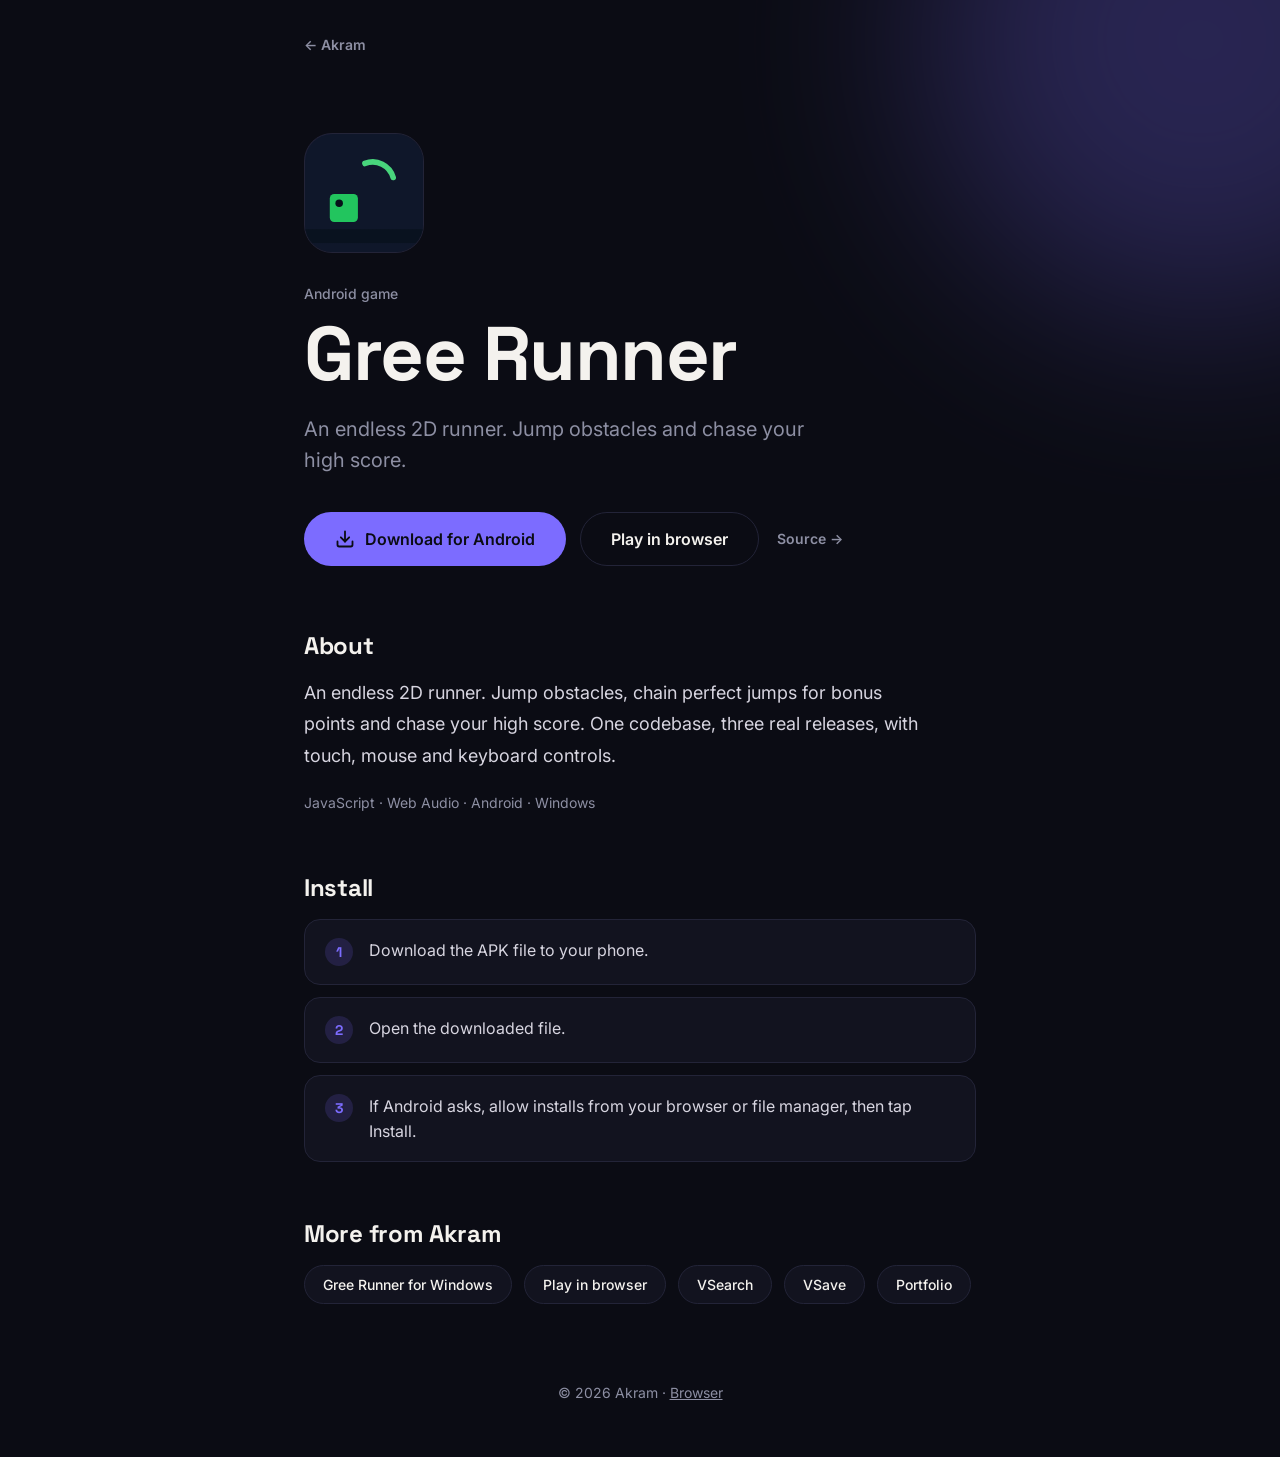
<file: index.html>
<!DOCTYPE html>
<html lang="en">

<head>
  <meta charset="UTF-8">
  <meta name="viewport" content="width=device-width, initial-scale=1.0, viewport-fit=cover">
  <title>Gree Runner for Android - Download</title>
  <meta name="description" content="Gree Runner is an endless 2D runner. Jump obstacles, chain perfect jumps and chase your high score. Download it for Android.">
  <meta name="theme-color" content="#0b0c14">
  <meta name="color-scheme" content="dark">
  <meta property="og:title" content="Gree Runner for Android - Download">
  <meta property="og:description" content="Gree Runner is an endless 2D runner. Jump obstacles, chain perfect jumps and chase your high score. Download it for Android.">
  <meta property="og:type" content="website">
  <meta property="og:url" content="https://akramsts.github.io/android-game/">
  <meta name="twitter:card" content="summary">
  <link rel="canonical" href="https://akramsts.github.io/android-game/">
  <link rel="icon" type="image/svg+xml" href="logo.svg">
  <link rel="preconnect" href="https://fonts.googleapis.com">
  <link rel="preconnect" href="https://fonts.gstatic.com" crossorigin>
  <link href="https://fonts.googleapis.com/css2?family=Space+Grotesk:wght@700&family=Inter:wght@400;500;600&display=swap" rel="stylesheet">
  <link rel="stylesheet" href="style.css">
</head>

<body>
  <div class="glow-wrap" aria-hidden="true">
    <div class="glow"></div>
  </div>

  <div class="wrap">
    <nav class="top" aria-label="Back">
      <a href="https://akramsts.github.io/portfolio/" target="PortfolioTab">← Akram</a>
    </nav>

    <main>
      <div class="hero">
        <div class="app-tile">
          <img src="logo.svg" alt="Gree Runner app icon" width="120" height="120">
        </div>
        <p class="meta">Android game</p>
        <h1>Gree Runner</h1>
        <p class="tagline">An endless 2D runner. Jump obstacles and chase your high score.</p>
        <div class="actions">
          <a href="https://github.com/akramsts/android-game/releases/download/1.0/GreeRunner-Android.apk" class="btn primary download-link" data-label="Gree Runner for Android">
            <svg width="20" height="20" viewBox="0 0 24 24" fill="none" stroke="currentColor" stroke-width="2.2" stroke-linecap="round" stroke-linejoin="round" aria-hidden="true">
              <path d="M21 15v4a2 2 0 0 1-2 2H5a2 2 0 0 1-2-2v-4"></path>
              <polyline points="7 10 12 15 17 10"></polyline>
              <line x1="12" y1="15" x2="12" y2="3"></line>
            </svg>
            Download for Android
          </a>
          <a href="https://akramsts.github.io/web-game/" class="btn ghost" target="GreeWebTab">Play in browser</a>
          <a href="https://github.com/akramsts/android-game" class="source" target="GitHubAndroidGameTab">Source →</a>
        </div>
      </div>

      <section class="about">
        <h2>About</h2>
        <p>An endless 2D runner. Jump obstacles, chain perfect jumps for bonus points and chase your high score. One codebase, three real releases, with touch, mouse and keyboard controls.</p>
        <p class="tags">JavaScript · Web Audio · Android · Windows</p>
      </section>

      <section>
        <h2>Install</h2>
        <ol class="steps">
          <li>Download the APK file to your phone.</li>
          <li>Open the downloaded file.</li>
          <li>If Android asks, allow installs from your browser or file manager, then tap Install.</li>
        </ol>
      </section>

      <section>
        <h2>More from Akram</h2>
        <div class="more">
          <a href="https://akramsts.github.io/pc-game/" target="GreeWindowsTab">Gree Runner for Windows</a>
          <a href="https://akramsts.github.io/web-game/" target="GreeWebTab">Play in browser</a>
          <a href="https://akramsts.github.io/vsearch/" target="VSearchTab">VSearch</a>
          <a href="https://akramsts.github.io/vsave/" target="VSaveTab">VSave</a>
          <a href="https://akramsts.github.io/portfolio/" target="PortfolioTab">Portfolio</a>
        </div>
      </section>
    </main>

    <footer>
      &copy; 2026 Akram · <a href="https://akramsts.github.io/browser/" target="BrowserTab">Browser</a>
    </footer>
  </div>

  <div id="confirmModal" class="modal-overlay">
    <div class="modal-card" role="dialog" aria-modal="true" aria-labelledby="modalTitle">
      <h2 id="modalTitle">Confirm download</h2>
      <p class="modal-text" id="modalMessage"></p>
      <div class="modal-actions">
        <button type="button" class="btn ghost" id="modalCancelBtn">Cancel</button>
        <button type="button" class="btn primary" id="modalConfirmBtn">Download</button>
      </div>
    </div>
  </div>

  <script src="main.js" defer></script>
</body>

</html>
</file>
<file: style.css>
:root {
  --bg: #0b0c14;
  --bg2: #12131f;
  --panel: #171826;
  --ink: #f4f2ee;
  --ink-muted: #8d8fa3;
  --line: #232438;
  --accent: #7c6cff;
  --accent-rgb: 124, 108, 255;
  color-scheme: dark;
}

* {
  box-sizing: border-box;
  -webkit-tap-highlight-color: transparent;
}

body {
  margin: 0;
  min-height: 100vh;
  background: var(--bg);
  color: var(--ink);
  font-family: "Inter", system-ui, -apple-system, "Segoe UI", sans-serif;
  overflow-x: hidden;
  padding-top: env(safe-area-inset-top, 0px);
  padding-bottom: env(safe-area-inset-bottom, 0px);
}

body.modal-open {
  overflow: hidden;
}

a:focus-visible,
button:focus-visible {
  outline: 2px solid var(--accent);
  outline-offset: 3px;
}

h1,
h2 {
  font-family: "Space Grotesk", "Inter", system-ui, sans-serif;
  text-wrap: balance;
}

p {
  text-wrap: pretty;
}

h1 {
  font-size: clamp(44px, 10vw, 76px);
  line-height: 1.05;
  font-weight: 700;
  letter-spacing: -1.5px;
  margin: 0 0 20px;
}

h2 {
  font-size: 24px;
  margin: 0 0 16px;
  letter-spacing: -0.3px;
}

section {
  padding: 0 0 56px;
}

.wrap {
  position: relative;
  z-index: 1;
  max-width: 720px;
  margin: 0 auto;
  padding: 0 24px;
}

.glow-wrap {
  position: absolute;
  top: 0;
  left: 0;
  right: 0;
  height: 640px;
  overflow: hidden;
  pointer-events: none;
}

.glow {
  position: absolute;
  top: -240px;
  right: -200px;
  width: 560px;
  height: 560px;
  border-radius: 50%;
  background: var(--accent);
  filter: blur(100px);
  opacity: 0.26;
}

.top {
  padding: 28px 0 0;
}

.top a {
  display: inline-block;
  padding: 8px 0;
  font-size: 14px;
  font-weight: 600;
  color: var(--ink-muted);
  text-decoration: none;
}

.top a:hover {
  color: var(--ink);
}

.hero {
  padding: 72px 0 64px;
  animation: rise 0.7s ease both;
}

@keyframes rise {
  from {
    opacity: 0;
    transform: translateY(16px);
  }

  to {
    opacity: 1;
    transform: none;
  }
}

.app-tile {
  width: 120px;
  height: 120px;
  border-radius: 28px;
  background: var(--panel);
  border: 1px solid var(--line);
  display: flex;
  align-items: center;
  justify-content: center;
  position: relative;
  overflow: hidden;
  margin-bottom: 32px;
}

.app-tile::before {
  content: "";
  position: absolute;
  inset: 0;
  background: radial-gradient(circle at 30% 30%, rgba(var(--accent-rgb), 0.3), transparent 65%);
}

.app-tile img {
  width: 120px;
  height: 120px;
  position: relative;
  object-fit: cover;
}

.meta {
  margin: 0 0 12px;
  font-size: 14px;
  font-weight: 500;
  color: var(--ink-muted);
}

.tagline {
  font-size: 20px;
  line-height: 1.55;
  color: var(--ink-muted);
  max-width: 520px;
  margin: 0 0 36px;
}

.actions {
  display: flex;
  flex-wrap: wrap;
  align-items: center;
  gap: 14px;
}

.btn {
  display: inline-flex;
  align-items: center;
  justify-content: center;
  gap: 10px;
  font: 600 16px "Inter", system-ui, sans-serif;
  text-decoration: none;
  padding: 16px 30px;
  min-height: 54px;
  border-radius: 100px;
  border: 1px solid transparent;
  cursor: pointer;
  transition: filter 0.2s ease, background 0.2s ease, border-color 0.2s ease;
}

.btn.primary {
  background: var(--accent);
  color: var(--bg);
}

.btn.primary:hover {
  filter: brightness(1.1);
}

.btn.ghost {
  background: transparent;
  color: var(--ink);
  border-color: var(--line);
}

.btn.ghost:hover {
  background: var(--line);
}

.source {
  font-size: 14px;
  font-weight: 600;
  color: var(--ink-muted);
  text-decoration: none;
  padding: 8px 4px;
}

.source:hover {
  color: var(--ink);
}

.about p {
  font-size: 18px;
  line-height: 1.75;
  color: #d7d5e0;
  max-width: 620px;
  margin: 0;
}

.about .tags {
  margin-top: 20px;
  font-size: 14px;
  color: var(--ink-muted);
}

.steps {
  list-style: none;
  margin: 0;
  padding: 0;
  display: grid;
  gap: 12px;
  counter-reset: step;
}

.steps li {
  counter-increment: step;
  display: flex;
  gap: 16px;
  align-items: flex-start;
  background: var(--bg2);
  border: 1px solid var(--line);
  border-radius: 16px;
  padding: 18px 20px;
  font-size: 16px;
  line-height: 1.55;
  color: #d7d5e0;
}

.steps li::before {
  content: counter(step);
  flex-shrink: 0;
  width: 28px;
  height: 28px;
  border-radius: 50%;
  background: rgba(var(--accent-rgb), 0.16);
  color: var(--accent);
  font: 700 14px "Space Grotesk", sans-serif;
  display: flex;
  align-items: center;
  justify-content: center;
}

.more {
  display: flex;
  flex-wrap: wrap;
  gap: 12px;
}

.more a {
  font-size: 14px;
  font-weight: 500;
  color: var(--ink);
  text-decoration: none;
  padding: 10px 18px;
  border-radius: 100px;
  border: 1px solid var(--line);
  background: var(--bg2);
  transition: border-color 0.2s ease;
}

.more a:hover {
  border-color: var(--accent);
}

footer {
  text-align: center;
  padding: 24px 0 56px;
  font-size: 14px;
  color: var(--ink-muted);
}

footer a {
  color: var(--ink-muted);
}

.modal-overlay {
  position: fixed;
  inset: 0;
  z-index: 100;
  display: flex;
  align-items: center;
  justify-content: center;
  padding: 20px;
  background: rgba(0, 0, 0, 0.6);
  opacity: 0;
  visibility: hidden;
  transition: opacity 0.2s ease, visibility 0s 0.2s;
}

.modal-overlay.show {
  opacity: 1;
  visibility: visible;
  transition: opacity 0.2s ease, visibility 0s 0s;
}

.modal-card {
  width: 100%;
  max-width: 340px;
  padding: 30px 24px 24px;
  text-align: center;
  background: var(--panel);
  border: 1px solid var(--line);
  border-radius: 20px;
  box-shadow: 0 10px 40px rgba(0, 0, 0, 0.5);
  transform: scale(0.95);
  transition: transform 0.2s ease-out;
}

.modal-overlay.show .modal-card {
  transform: scale(1);
}

.modal-card h2 {
  font-size: 20px;
  margin: 0 0 10px;
}

.modal-text {
  font-size: 15px;
  line-height: 1.5;
  color: var(--ink-muted);
  margin: 0 0 24px;
}

.modal-actions {
  display: flex;
  gap: 12px;
}

.modal-actions .btn {
  flex: 1;
  padding: 12px 16px;
  min-height: 46px;
  font-size: 15px;
}

@media (max-width: 600px) {
  .wrap {
    padding: 0 20px;
  }

  .hero {
    padding: 48px 0;
  }

  .app-tile {
    width: 96px;
    height: 96px;
    border-radius: 24px;
    margin-bottom: 24px;
  }

  .app-tile img {
    width: 96px;
    height: 96px;
  }

  .tagline {
    font-size: 18px;
  }

  .actions .btn {
    width: 100%;
  }

  .about p {
    font-size: 16px;
  }

  .glow {
    width: 380px;
    height: 380px;
    filter: blur(70px);
  }
}

@media (prefers-reduced-motion: reduce) {
  .hero {
    animation: none;
  }

  .btn,
  .more a,
  .modal-overlay,
  .modal-card {
    transition: none;
  }
}
</file>
